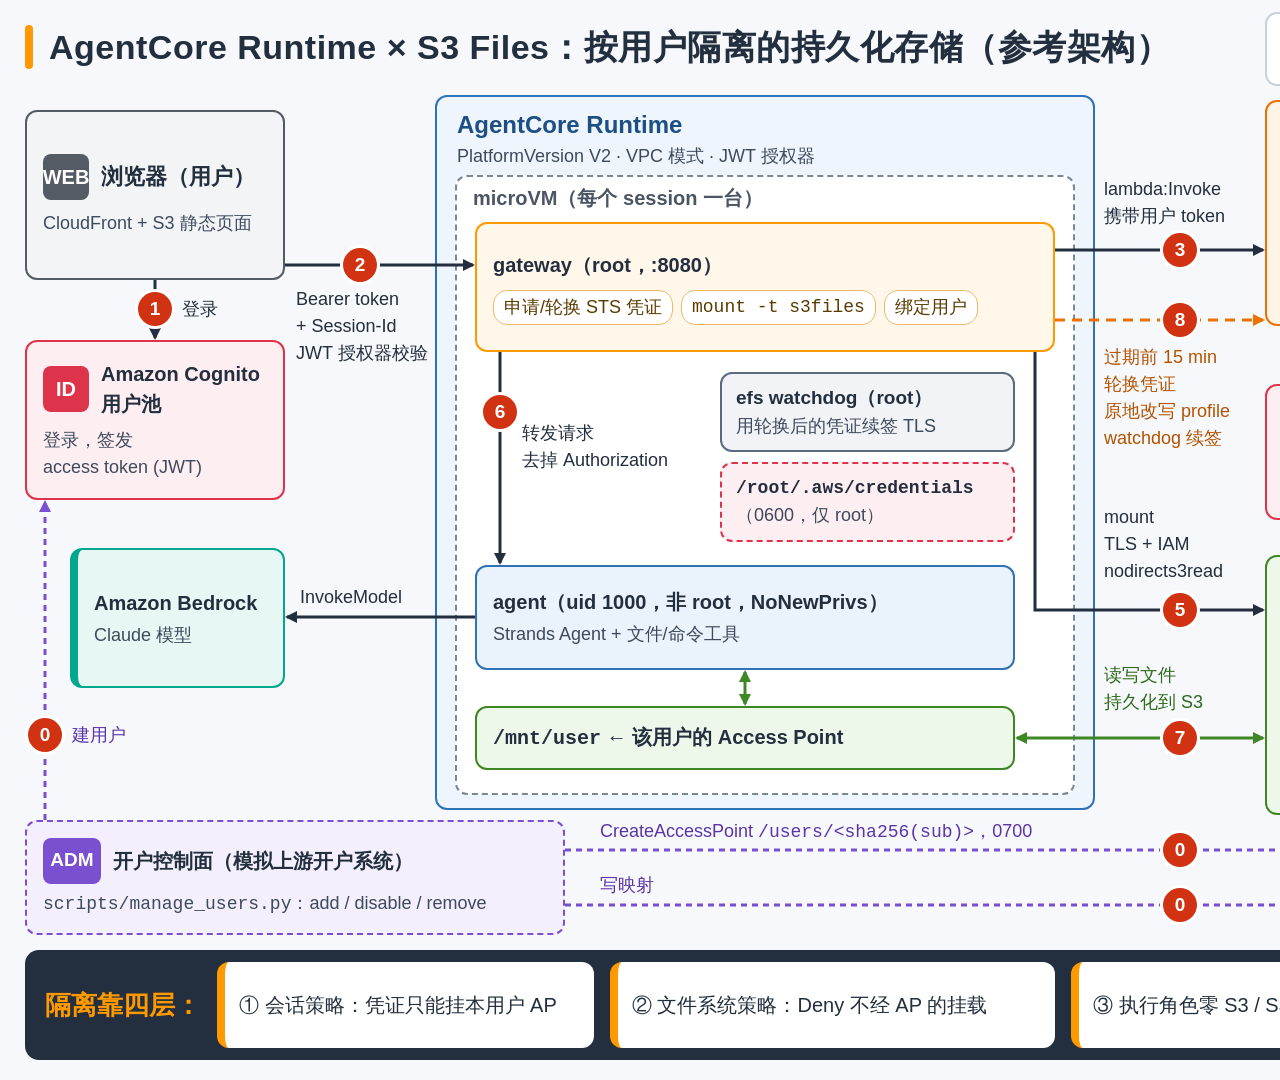
<file: docs/architecture.html>
<!DOCTYPE html>
<html lang="zh-CN">
<head>
<meta charset="utf-8">
<title>AgentCore Runtime × S3 Files：按用户隔离的持久化存储（参考架构）</title>
<style>
  * { box-sizing: border-box; margin: 0; padding: 0; }
  html, body { width: 1920px; height: 1080px; overflow: hidden; }
  body {
    position: relative;
    background: #f6f8fb;
    font-family: "Noto Sans CJK SC", "Noto Sans", sans-serif;
    font-size: 18px; line-height: 1.5; color: #232f3e;
  }
  .abs { position: absolute; }
  .title {
    left: 25px; top: 18px; width: 1200px; height: 58px;
    display: flex; align-items: center; gap: 16px;
  }
  .title .bar { width: 8px; height: 44px; background: #ff9900; border-radius: 4px; flex: none; }
  .title h1 { font-size: 34px; font-weight: 700; color: #232f3e; letter-spacing: 0.5px; white-space: nowrap; }

  .box {
    position: absolute; border: 2px solid #8d99a8; border-radius: 12px;
    background: #fff; padding: 12px 16px; display: flex; flex-direction: column;
  }
  .hd { display: flex; align-items: center; gap: 12px; }
  .ic {
    flex: none; width: 46px; height: 46px; border-radius: 8px; color: #fff;
    font-size: 20px; font-weight: 700; display: flex; align-items: center; justify-content: center;
  }
  .t { font-size: 22px; font-weight: 700; color: #232f3e; }
  .t2 { font-size: 20px; font-weight: 700; color: #232f3e; }
  .s { font-size: 18px; color: #3d4a5c; }
  .mono { font-family: "Noto Sans Mono CJK SC", monospace; }
  .center { justify-content: center; }

  /* groups */
  .runtime { background: #eef5fc; border: 2.5px solid #2e73b8; padding: 10px 20px; }
  .runtime .t { color: #1d4f85; font-size: 24px; }
  .vm { background: #ffffff; border: 2.5px dashed #7b8794; padding: 6px 16px; }
  .vm .t2 { color: #4b5563; }

  .c-browser { background: #f2f4f6; border-color: #545b64; }
  .c-sec { background: #fdeef1; border-color: #dd344c; }
  .c-lambda { background: #fff4e5; border-color: #ed7100; }
  .c-store { background: #edf7ea; border-color: #3f8624; }
  .c-db { background: #eef1fb; border-color: #3b48cc; }
  .c-ml { background: #e7f7f3; border-color: #01a88d; }
  .c-gw { background: #fff7e9; border-color: #ff9900; border-width: 2.5px; }
  .c-root { background: #f1f3f6; border-color: #5a6b7f; }
  .c-cred { background: #fdeef1; border-color: #dd344c; border-style: dashed; }
  .c-agent { background: #eaf3fb; border-color: #2e73b8; }
  .c-admin { background: #f3effc; border-color: #7a4fd0; border-style: dashed; border-width: 2.5px; }

  .chips { display: flex; gap: 8px; flex-wrap: wrap; margin-top: 10px; }
  .chip {
    font-size: 18px; padding: 3px 10px; border-radius: 14px;
    background: #ffffff; border: 1.5px solid #f0b866; color: #5a3a00;
  }
  .step {
    display: flex; align-items: center; background: #fff; border: 1.5px solid #f3c48a;
    border-radius: 8px; padding: 0 12px; height: 42px; font-size: 19px; color: #3d2a10;
  }
  .note {
    margin-top: 8px; background: #fff; border: 1.5px dashed #dd344c; border-radius: 8px;
    padding: 5px 10px; font-size: 18px; color: #8a1c2c;
  }
  .ap {
    margin-top: 8px; background: #fff; border: 1.5px solid #6aa84f; border-radius: 8px;
    padding: 5px 10px; font-size: 18px; color: #234d16;
  }

  .lbl { position: absolute; font-size: 18px; line-height: 27px; color: #232f3e; }
  .lbl.r { text-align: right; }
  .lbl.g { color: #2d6a1a; }
  .lbl.o { color: #b35300; }
  .lbl.p { color: #5b35a8; }
  .badge {
    position: absolute; width: 34px; height: 34px; border-radius: 50%;
    background: #d13212; color: #fff; font-size: 19px; font-weight: 700;
    display: flex; align-items: center; justify-content: center;
    box-shadow: 0 0 0 3px #ffffff; z-index: 5;
  }

  svg.wires { position: absolute; left: 0; top: 0; z-index: 2; pointer-events: none; }
  .lbl, .box { z-index: 1; }
  .lbl { z-index: 3; }

  .legend {
    background: #ffffff; border: 2px solid #c9d1db; padding: 6px 16px;
    display: grid; grid-template-columns: auto auto; column-gap: 28px; row-gap: 0; align-content: center;
  }
  .lg { display: flex; align-items: center; gap: 10px; font-size: 18px; white-space: nowrap; }
  .lg svg { flex: none; }

  .strip {
    left: 25px; top: 950px; width: 1870px; height: 110px;
    background: #232f3e; border-radius: 14px; padding: 12px 20px;
    display: flex; align-items: center; gap: 16px;
  }
  .strip .k { flex: none; font-size: 26px; font-weight: 700; color: #ff9900; }
  .pill {
    flex: 1 1 0; height: 86px; background: #ffffff; border-radius: 12px;
    border-left: 8px solid #ff9900; padding: 6px 14px;
    display: flex; align-items: center; font-size: 20px; font-weight: 500; color: #232f3e;
  }
</style>
</head>
<body>

<div class="abs title"><div class="bar"></div><h1>AgentCore Runtime × S3 Files：按用户隔离的持久化存储（参考架构）</h1></div>

<div class="box legend" style="left:1265px; top:12px; width:630px; height:74px;">
  <div class="lg"><svg width="44" height="14"><line x1="2" y1="7" x2="34" y2="7" stroke="#232f3e" stroke-width="3"/><path d="M32 2 L42 7 L32 12 Z" fill="#232f3e"/></svg>控制 / 调用</div>
  <div class="lg"><svg width="44" height="14"><line x1="2" y1="7" x2="34" y2="7" stroke="#ed7100" stroke-width="3" stroke-dasharray="7 5"/><path d="M32 2 L42 7 L32 12 Z" fill="#ed7100"/></svg>后台凭证轮换</div>
  <div class="lg"><svg width="44" height="14"><line x1="2" y1="7" x2="34" y2="7" stroke="#3f8624" stroke-width="3"/><path d="M32 2 L42 7 L32 12 Z" fill="#3f8624"/></svg>数据读写</div>
  <div class="lg"><svg width="44" height="14"><line x1="2" y1="7" x2="34" y2="7" stroke="#7a4fd0" stroke-width="3" stroke-dasharray="4 4"/><path d="M32 2 L42 7 L32 12 Z" fill="#7a4fd0"/></svg>开户（管理员，VM 之外）</div>
</div>

<!-- ========== Column A ========== -->
<div class="box c-browser center" style="left:25px; top:110px; width:260px; height:170px;">
  <div class="hd"><div class="ic" style="background:#545b64;">WEB</div><div class="t">浏览器（用户）</div></div>
  <div class="s" style="margin-top:10px;">CloudFront + S3 静态页面</div>
</div>

<div class="box c-sec center" style="left:25px; top:340px; width:260px; height:160px;">
  <div class="hd"><div class="ic" style="background:#dd344c;">ID</div><div class="t2">Amazon Cognito 用户池</div></div>
  <div class="s" style="margin-top:8px;">登录，签发<br>access token (JWT)</div>
</div>

<div class="box c-ml center" style="left:70px; top:548px; width:215px; height:140px; border-left-width:8px;">
  <div class="t2">Amazon Bedrock</div>
  <div class="s" style="margin-top:4px;">Claude 模型</div>
</div>

<div class="box c-admin center" style="left:25px; top:820px; width:540px; height:115px;">
  <div class="hd"><div class="ic" style="background:#7a4fd0; width:58px; font-size:19px;">ADM</div><div class="t2">开户控制面（模拟上游开户系统）</div></div>
  <div class="s" style="margin-top:6px;"><span class="mono">scripts/manage_users.py</span>：add / disable / remove</div>
</div>

<!-- ========== AgentCore Runtime ========== -->
<div class="box runtime" style="left:435px; top:95px; width:660px; height:715px;">
  <div class="t">AgentCore Runtime</div>
  <div class="s">PlatformVersion V2 · VPC 模式 · JWT 授权器</div>
</div>

<div class="box vm" style="left:455px; top:175px; width:620px; height:620px;">
  <div class="t2">microVM（每个 session 一台）</div>
</div>

<div class="box c-gw" style="left:475px; top:222px; width:580px; height:130px; justify-content:center;">
  <div class="t2">gateway（root，:8080）</div>
  <div class="chips">
    <div class="chip">申请/轮换 STS 凭证</div>
    <div class="chip mono">mount -t s3files</div>
    <div class="chip">绑定用户</div>
  </div>
</div>

<div class="box c-root center" style="left:720px; top:372px; width:295px; height:80px; padding:6px 14px;">
  <div class="t2" style="font-size:19px;">efs watchdog（root）</div>
  <div class="s">用轮换后的凭证续签 TLS</div>
</div>

<div class="box c-cred center" style="left:720px; top:462px; width:295px; height:80px; padding:6px 14px;">
  <div class="t2 mono" style="font-size:18px;">/root/.aws/credentials</div>
  <div class="s">（0600，仅 root）</div>
</div>

<div class="box c-agent center" style="left:475px; top:565px; width:540px; height:105px;">
  <div class="t2">agent（uid 1000，非 root，NoNewPrivs）</div>
  <div class="s" style="margin-top:4px;">Strands Agent + 文件/命令工具</div>
</div>

<div class="box c-store center" style="left:475px; top:706px; width:540px; height:64px;">
  <div class="t2"><span class="mono">/mnt/user</span> ← 该用户的 Access Point</div>
</div>

<!-- ========== Column C ========== -->
<div class="box c-lambda" style="left:1265px; top:100px; width:630px; height:226px; gap:6px; justify-content:center;">
  <div class="hd"><div class="ic" style="background:#ed7100; font-size:26px;">λ</div><div class="t">broker Lambda（VM 之外）</div></div>
  <div class="step">① 校验 Cognito token</div>
  <div class="step">② 查映射表：用户 → AP（查不到 / 已停用即拒绝）</div>
  <div class="step">③ AssumeRole + 会话策略：只允许挂这一个 AP（≤1h）</div>
</div>

<div class="box c-sec center" style="left:1265px; top:384px; width:285px; height:136px; padding:12px 14px;">
  <div class="hd" style="gap:10px;"><div class="ic" style="background:#dd344c; width:52px; font-size:19px;">STS</div><div class="t2">SessionMountRole</div></div>
  <div class="s" style="margin-top:6px;">（只有 broker 能 assume）</div>
</div>

<div class="box c-db center" style="left:1575px; top:384px; width:285px; height:136px; padding:10px 12px;">
  <div class="hd" style="gap:10px;"><div class="ic" style="background:#3b48cc; width:52px; font-size:19px;">DDB</div><div class="t2">DynamoDB 映射表</div></div>
  <div class="s" style="margin-top:4px;">sub → userKey、AP、<br>rootPath、status</div>
</div>

<div class="box c-store" style="left:1265px; top:555px; width:335px; height:260px; justify-content:center;">
  <div class="hd"><div class="ic" style="background:#3f8624;">FS</div><div class="t2">S3 Files 文件系统</div></div>
  <div class="note">文件系统策略：<br>Deny 不经 AP 的挂载</div>
  <div class="ap">AP alice → <span class="mono">/users/&lt;a&gt;</span></div>
  <div class="ap">AP bob → <span class="mono">/users/&lt;b&gt;</span></div>
</div>

<div class="box c-store" style="left:1650px; top:555px; width:210px; height:260px; justify-content:center; padding:12px 14px;">
  <div class="hd"><div class="ic" style="background:#3f8624;">S3</div><div class="t2">Amazon S3</div></div>
  <div class="t2" style="margin-top:6px;">自有数据桶</div>
  <div class="ap" style="margin-top:10px;">users/<br>&lt;sha256(sub)&gt;/...</div>
</div>

<!-- ========== Wires ========== -->
<svg class="wires" width="1920" height="1080" viewBox="0 0 1920 1080">
  <defs>
    <marker id="aN" markerWidth="12" markerHeight="12" refX="10" refY="6" orient="auto" markerUnits="userSpaceOnUse"><path d="M0,0 L12,6 L0,12 Z" fill="#232f3e"/></marker>
    <marker id="aNs" markerWidth="12" markerHeight="12" refX="2" refY="6" orient="auto" markerUnits="userSpaceOnUse"><path d="M12,0 L0,6 L12,12 Z" fill="#232f3e"/></marker>
    <marker id="aG" markerWidth="12" markerHeight="12" refX="10" refY="6" orient="auto" markerUnits="userSpaceOnUse"><path d="M0,0 L12,6 L0,12 Z" fill="#3f8624"/></marker>
    <marker id="aGs" markerWidth="12" markerHeight="12" refX="2" refY="6" orient="auto" markerUnits="userSpaceOnUse"><path d="M12,0 L0,6 L12,12 Z" fill="#3f8624"/></marker>
    <marker id="aO" markerWidth="12" markerHeight="12" refX="10" refY="6" orient="auto" markerUnits="userSpaceOnUse"><path d="M0,0 L12,6 L0,12 Z" fill="#ed7100"/></marker>
    <marker id="aP" markerWidth="12" markerHeight="12" refX="10" refY="6" orient="auto" markerUnits="userSpaceOnUse"><path d="M0,0 L12,6 L0,12 Z" fill="#7a4fd0"/></marker>
  </defs>
  <g fill="none" stroke-width="3">
    <!-- 1 browser -> cognito -->
    <path d="M155 280 L155 338" stroke="#232f3e" marker-end="url(#aN)"/>
    <!-- 2 browser -> gateway -->
    <path d="M285 265 L473 265" stroke="#232f3e" marker-end="url(#aN)"/>
    <!-- 3 gateway -> broker -->
    <path d="M1055 250 L1263 250" stroke="#232f3e" marker-end="url(#aN)"/>
    <!-- 8 gateway -> broker (dashed) -->
    <path d="M1055 320 L1263 320" stroke="#ed7100" stroke-dasharray="10 7" marker-end="url(#aO)"/>
    <!-- 4 broker <-> role -->
    <path d="M1330 328 L1330 382" stroke="#232f3e" marker-start="url(#aNs)" marker-end="url(#aN)"/>
    <!-- broker -> DynamoDB (GetItem) -->
    <path d="M1640 326 L1640 382" stroke="#232f3e" marker-end="url(#aN)"/>
    <!-- 5 gateway -> S3 Files (mount) -->
    <path d="M1035 352 L1035 610 L1263 610" stroke="#232f3e" marker-end="url(#aN)"/>
    <!-- 6 gateway -> agent -->
    <path d="M500 352 L500 563" stroke="#232f3e" marker-end="url(#aN)"/>
    <!-- 7 agent <-> /mnt/user <-> S3 Files <-> S3 -->
    <path d="M745 672 L745 704" stroke="#3f8624" marker-start="url(#aGs)" marker-end="url(#aG)"/>
    <path d="M1017 738 L1263 738" stroke="#3f8624" marker-start="url(#aGs)" marker-end="url(#aG)"/>
    <path d="M1602 685 L1648 685" stroke="#3f8624" marker-start="url(#aGs)" marker-end="url(#aG)"/>
    <!-- agent -> bedrock -->
    <path d="M475 617 L287 617" stroke="#232f3e" marker-end="url(#aN)"/>
  </g>
  <g fill="none" stroke="#7a4fd0" stroke-width="3" stroke-dasharray="6 5">
    <!-- 0 admin -> Cognito -->
    <path d="M45 820 L45 502" marker-end="url(#aP)"/>
    <!-- 0 admin -> S3 Files (CreateAccessPoint) -->
    <path d="M565 850 L1430 850 L1430 817" marker-end="url(#aP)"/>
    <!-- 0 admin -> DynamoDB (write mapping) -->
    <path d="M565 905 L1880 905 L1880 452 L1862 452" marker-end="url(#aP)"/>
  </g>
</svg>

<!-- ========== Labels ========== -->
<div class="lbl" style="left:182px; top:296px; width:80px;">登录</div>
<div class="lbl" style="left:296px; top:286px; width:132px;">Bearer token<br>+ Session-Id<br>JWT 授权器校验</div>
<div class="lbl" style="left:1104px; top:176px; width:156px;">lambda:Invoke<br>携带用户 token</div>
<div class="lbl o" style="left:1104px; top:344px; width:156px;">过期前 15 min<br>轮换凭证<br>原地改写 profile<br>watchdog 续签</div>
<div class="lbl" style="left:1356px; top:328px; width:226px;">AssumeRole + 会话策略<br>返回 1h STS 凭证</div>
<div class="lbl" style="left:1658px; top:341px; width:200px;">GetItem（只读）</div>
<div class="lbl" style="left:1104px; top:504px; width:156px;">mount<br>TLS + IAM<br>nodirects3read</div>
<div class="lbl" style="left:522px; top:420px; width:185px;">转发请求<br>去掉 Authorization</div>
<div class="lbl g" style="left:1104px; top:662px; width:156px;">读写文件<br>持久化到 S3</div>
<div class="lbl" style="left:300px; top:584px; width:126px;">InvokeModel</div>
<div class="lbl p" style="left:72px; top:722px; width:90px;">建用户</div>
<div class="lbl p" style="left:600px; top:818px; width:520px;">CreateAccessPoint <span class="mono">/users/&lt;sha256(sub)&gt;</span>，0700</div>
<div class="lbl p" style="left:600px; top:872px; width:120px;">写映射</div>

<!-- ========== Badges ========== -->
<div class="badge" style="left:28px; top:718px;">0</div>
<div class="badge" style="left:1163px; top:833px;">0</div>
<div class="badge" style="left:1163px; top:888px;">0</div>
<div class="badge" style="left:138px; top:292px;">1</div>
<div class="badge" style="left:343px; top:248px;">2</div>
<div class="badge" style="left:1163px; top:233px;">3</div>
<div class="badge" style="left:1313px; top:338px;">4</div>
<div class="badge" style="left:1163px; top:593px;">5</div>
<div class="badge" style="left:483px; top:395px;">6</div>
<div class="badge" style="left:1163px; top:721px;">7</div>
<div class="badge" style="left:1163px; top:303px;">8</div>

<!-- ========== Bottom strip ========== -->
<div class="abs strip">
  <div class="k">隔离靠四层：</div>
  <div class="pill" style="flex-grow:1; white-space:nowrap;">① 会话策略：凭证只能挂本用户 AP</div>
  <div class="pill" style="flex-grow:1.2; white-space:nowrap;">② 文件系统策略：Deny 不经 AP 的挂载</div>
  <div class="pill" style="flex-grow:0.95; white-space:nowrap;">③ 执行角色零 S3 / S3 Files 权限</div>
  <div class="pill" style="flex-grow:1.15;">④ agent 非 root：<br>读不到凭证、不能 mount、绑定单一用户</div>
</div>

</body>
</html>
</file>
